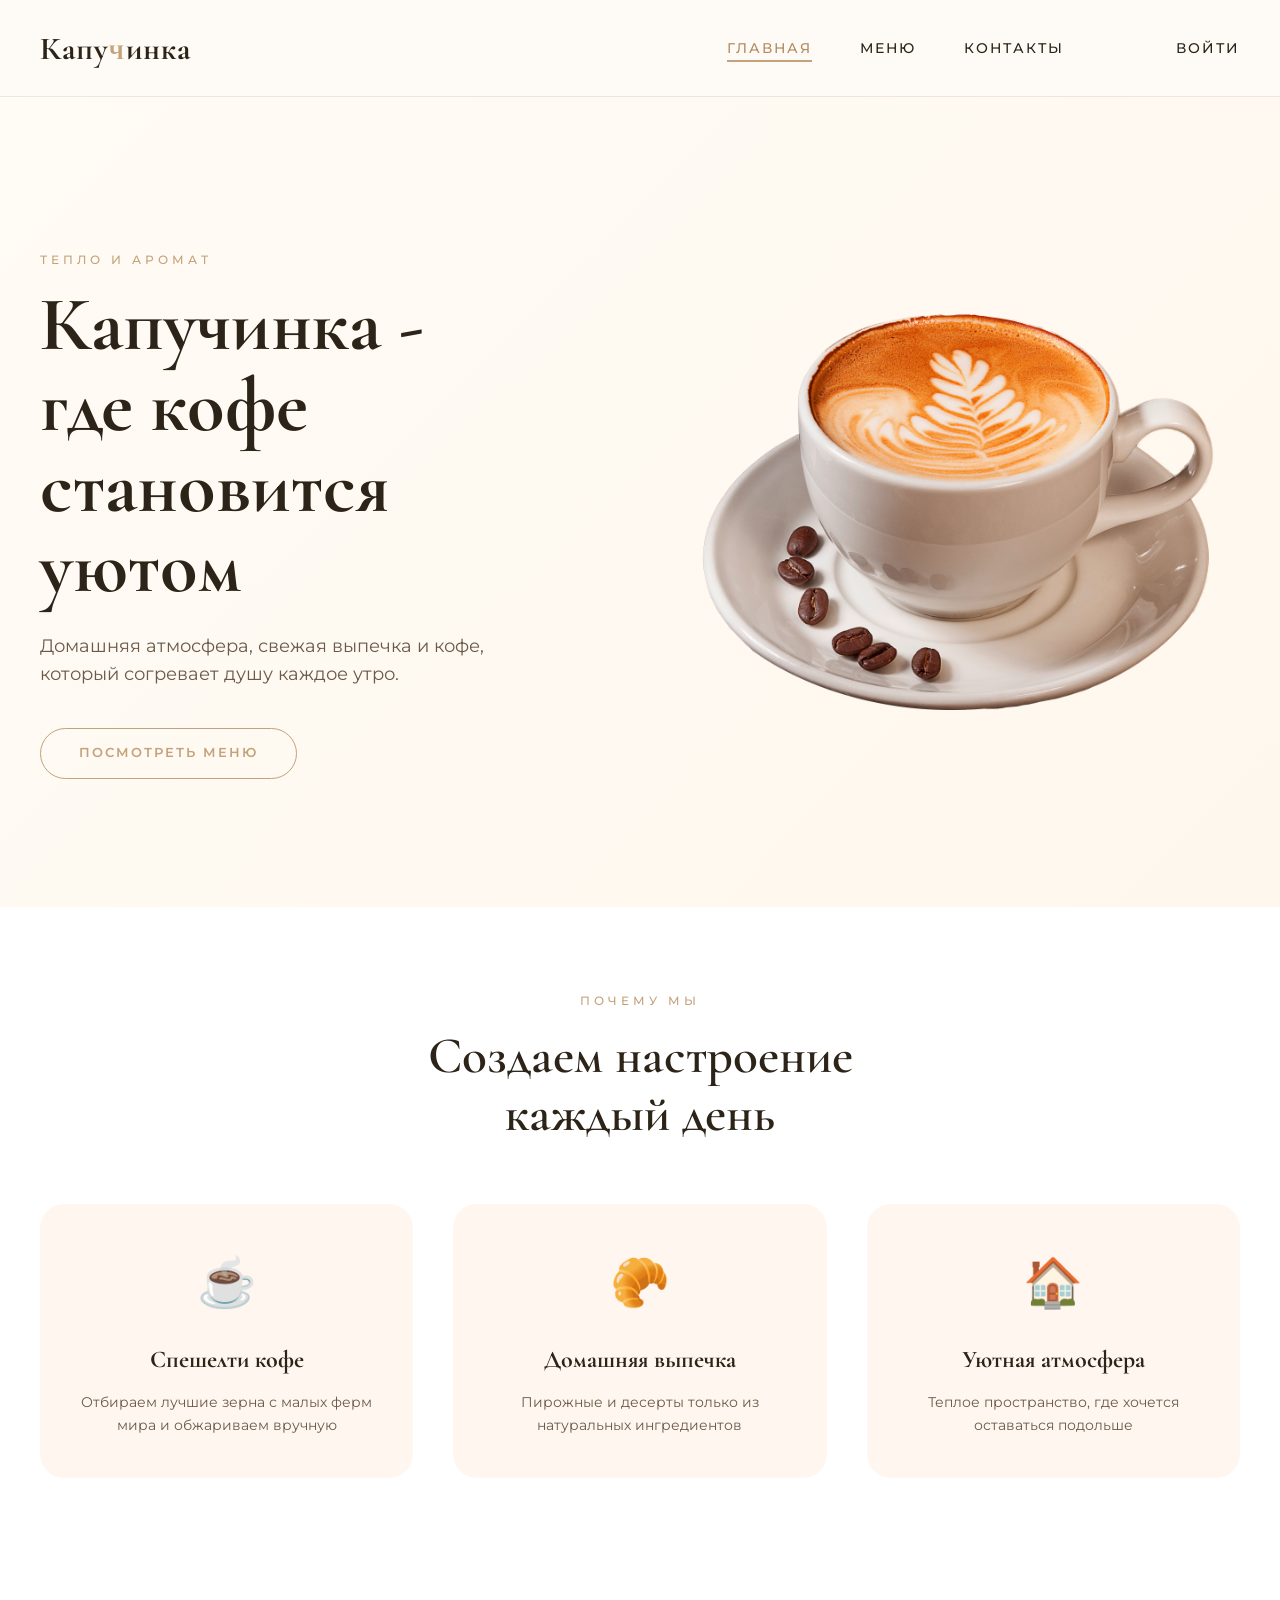
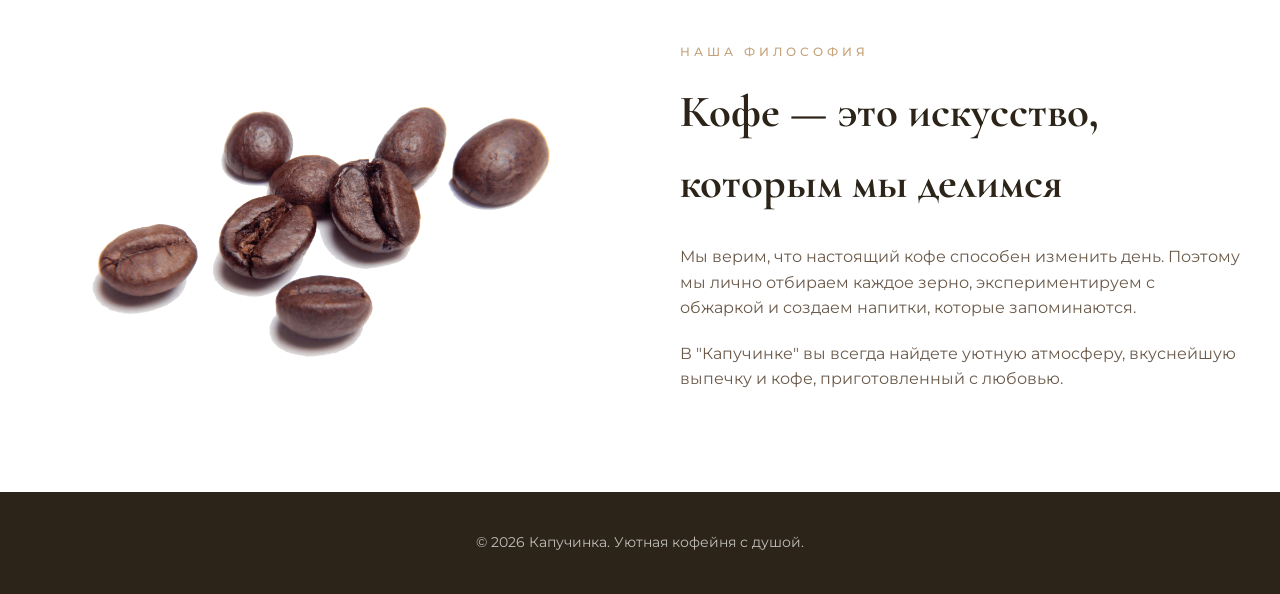
<file: prjct_cofe/public/index.html>
<!DOCTYPE html>
<html lang="ru">
<head>
    <meta charset="UTF-8">
    <meta name="viewport" content="width=device-width, initial-scale=1.0">
    <title>Капучинка | Уютная кофейня</title>
    <link rel="preconnect" href="https://fonts.googleapis.com">
    <link rel="preconnect" href="https://fonts.gstatic.com" crossorigin>
    <link href="https://fonts.googleapis.com/css2?family=Cormorant+Garamond:wght@600;700&family=Montserrat:wght@300;400;500;600&display=swap" rel="stylesheet">
    <link rel="stylesheet" href="css/cofe.css">
</head>
<body>
    <header>
        <nav class="container">
            <a href="#" class="logo">Капу<span>ч</span>инка</a>
            <ul class="nav-links">
                <li><a href="index.html" class="active">Главная</a></li>
                <li><a href="menu.html">Меню</a></li>
                <li><a href="contact.html">Контакты</a></li>
                <span id="userStatus" style="margin-left: 1rem; color: #8B4513; font-weight: 600;"></span>
                <li><a href="auth.html" id="authLink">Войти</a></li>
            </ul>
        </nav>
    </header>
    <main>
        <section class="hero">
            <div class="container hero-grid">
                <div class="hero-content">
                    <span class="subtitle">Тепло и аромат</span>
                    <h1>Капучинка - <br> где кофе<br> становится уютом</h1>
                    <p>Домашняя атмосфера, свежая выпечка и кофе, который согревает душу каждое утро.</p>
                    <a href="menu.html" class="btn-primary">Посмотреть меню</a>
                </div>
                <div class="hero-image">
                    <img src="img/kofe.png" alt="Ароматный кофе">
                </div>
            </div>
        </section>
        <section class="features">
            <div class="container">
                <div class="section-header">
                    <span class="subtitle">Почему мы</span>
                    <h2 class="section-title">Создаем настроение<br>каждый день</h2>
                </div>
                <div class="features-grid">
                    <div class="feature-card"><div class="feature-icon">☕</div><h3>Спешелти кофе</h3><p>Отбираем лучшие зерна с малых ферм мира и обжариваем вручную</p></div>
                    <div class="feature-card"><div class="feature-icon">🥐</div><h3>Домашняя выпечка</h3><p>Пирожные и десерты только из натуральных ингредиентов</p></div>
                    <div class="feature-card"><div class="feature-icon">🏠</div><h3>Уютная атмосфера</h3><p>Теплое пространство, где хочется оставаться подольше</p></div>
                </div>
            </div>
        </section>
        <section class="about">
            <div class="container about-grid">
                <div class="about-image"><img src="img/cofe_zerna.png" alt="Обжарка кофе"></div>
                <div class="about-content"><span class="subtitle">Наша философия</span><h2>Кофе — это искусство, которым мы делимся</h2><p>Мы верим, что настоящий кофе способен изменить день. Поэтому мы лично отбираем каждое зерно, экспериментируем с обжаркой и создаем напитки, которые запоминаются.</p><p>В "Капучинке" вы всегда найдете уютную атмосферу, вкуснейшую выпечку и кофе, приготовленный с любовью.</p></div>
            </div>
        </section>
    </main>
    <footer><div class="container"><p>© 2026 Капучинка. Уютная кофейня с душой.</p></div></footer>
    <script src="../cofe_backend/js/user-status.js"></script>
</body>
</html>
</file>
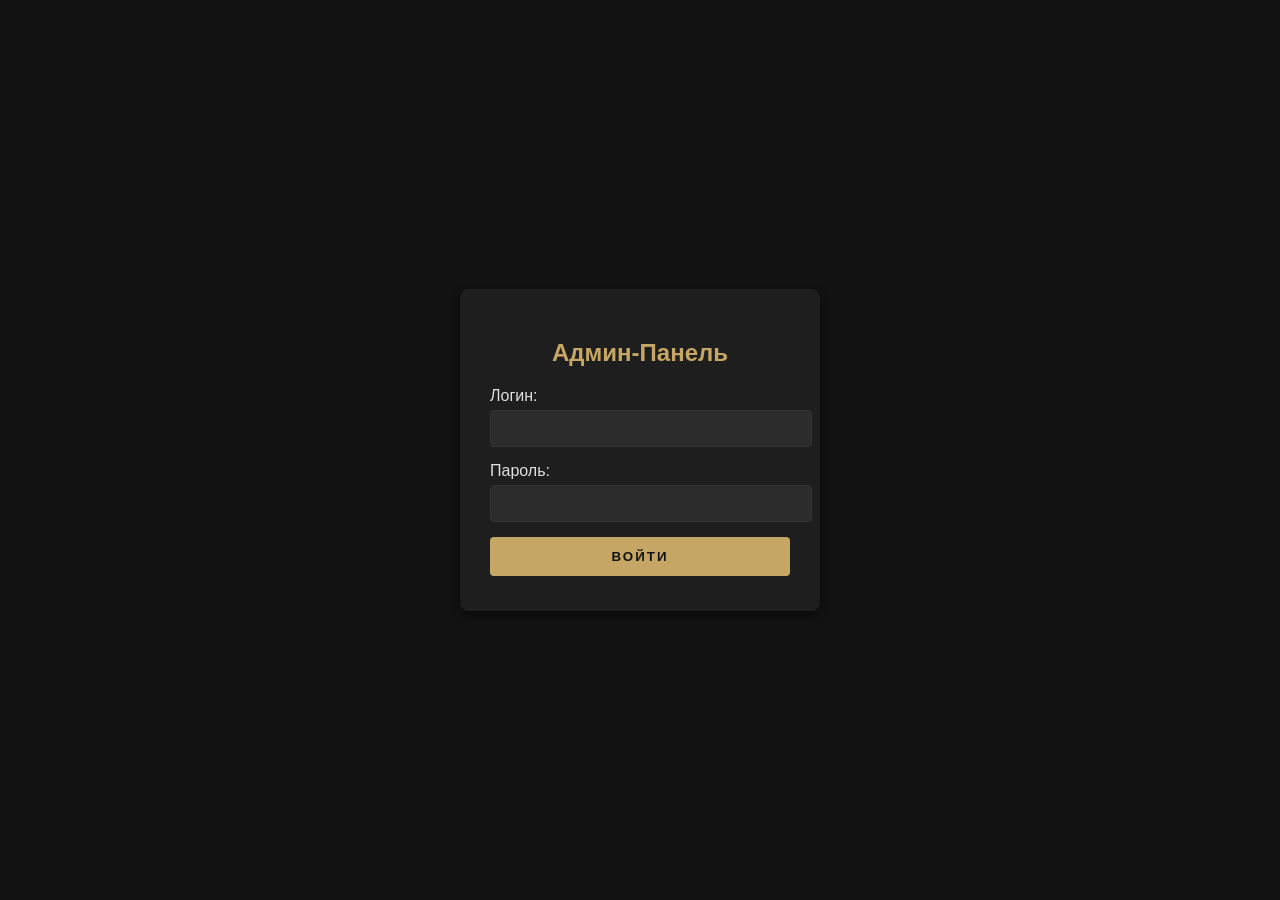
<file: prjct_cofe/public/admin-login.html>
<!DOCTYPE html>
<html lang="ru">
<head>
    <meta charset="UTF-8">
    <title>Вход в Админ-панель</title>
    <style>
         body {
            font-family: 'Montserrat', sans-serif;
            background-color: #121212;
            color: #e0e0e0;
            display: flex;
            justify-content: center;
            align-items: center;
            height: 100vh;
            margin: 0;
        }
        .login-container {
            background-color: #1e1e1e;
            padding: 30px;
            border-radius: 8px;
            width: 300px;
            box-shadow: 0 4px 8px rgba(0,0,0,0.5);
        }
        .login-container h2 {
            text-align: center;
            margin-bottom: 20px;
            color: #c6a664;
        }
        .form-group {
            margin-bottom: 15px;
        }
        .form-group label {
            display: block;
            margin-bottom: 5px;
        }
        .form-group input {
            width: 100%;
            padding: 10px;
            border: 1px solid #333;
            border-radius: 4px;
            background-color: #2c2c2c;
            color: #e0e0e0;
        }
        .btn-login {
            width: 100%;
            padding: 12px;
            background-color: #c6a664;
            color: #121212;
            border: none;
            border-radius: 4px;
            cursor: pointer;
            font-weight: bold;
            text-transform: uppercase;
            letter-spacing: 2px;
        }
        .btn-login:hover {
            background-color: #e0c990;
        }
        .error-message {
            color: #ff6b6b;
            font-size: 0.9em;
            margin-top: 5px;
            text-align: center;
        }
    </style>
</head>
<body>
    <div class="login-container">
        <h2>Админ-Панель</h2>
        <form id="loginForm">
            <div class="form-group">
                <label for="username">Логин:</label>
                <input type="text" id="username" name="username" required>
            </div>
            <div class="form-group">
                <label for="password">Пароль:</label>
                <input type="password" id="password" name="password" required>
            </div>
            <button type="submit" class="btn-login">Войти</button>
            <div id="login-error" class="error-message"></div>
        </form>
    </div>

    <script src="../cofe_backend/js/admin-login.js"></script>
</body>
</html>
</file>
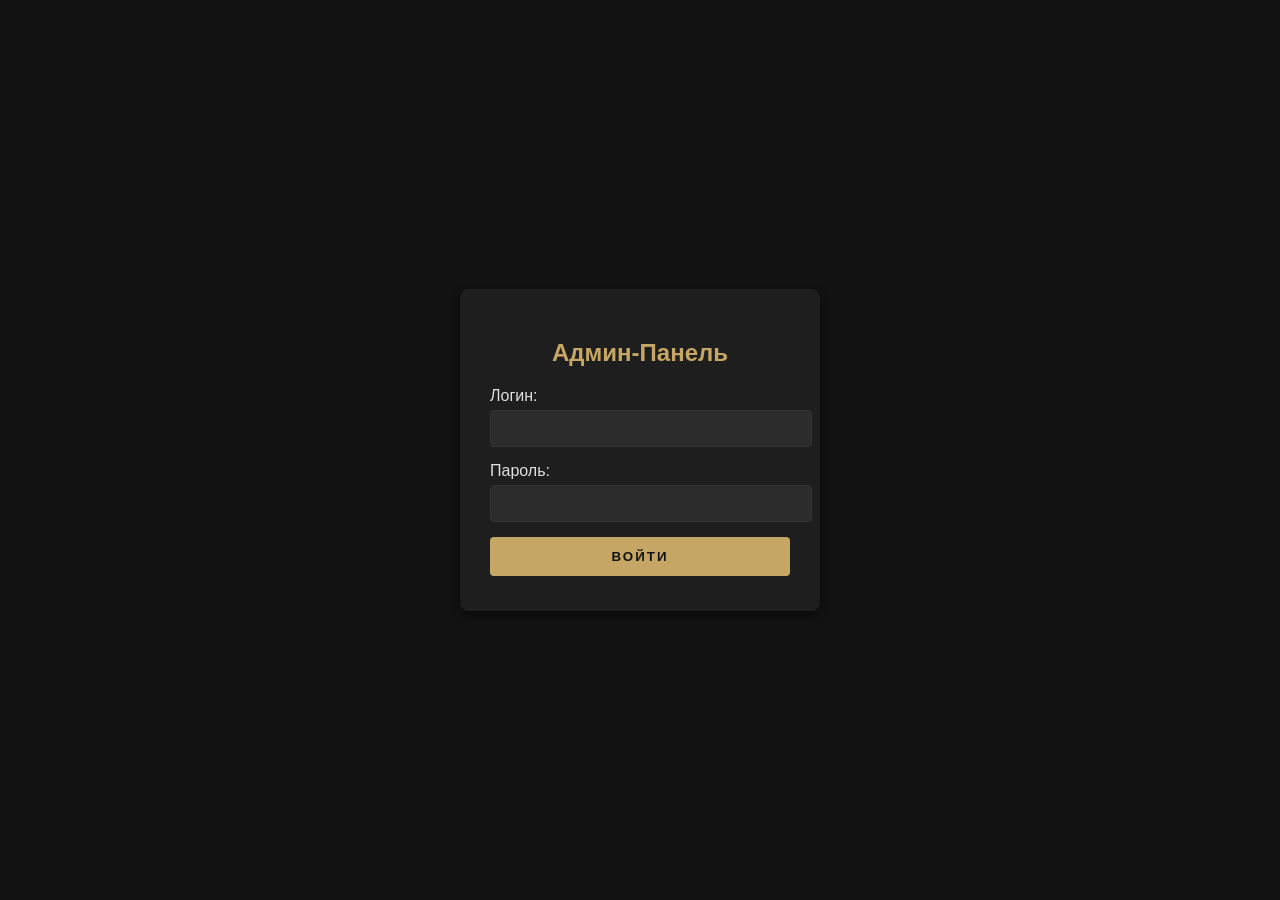
<file: prjct_cofe/public/admin-panel.html>
<!DOCTYPE html>
<html lang="ru">
<head>
    <meta charset="UTF-8">
    <title>Админ-Панель - Кофейня</title>
    <style>
        :root {
            --bg-dark: #121212;
            --bg-card: #1e1e1e;
            --text-main: #e0e0e0;
            --text-muted: #a0a0a0;
            --accent: #c6a664;
            --accent-hover: #e0c990;
            --border: #333333;
        }
        body {
            font-family: 'Montserrat', sans-serif;
            background-color: var(--bg-dark);
            color: var(--text-main);
            padding: 20px;
            margin: 0;
        }
        .container {
            max-width: 1200px;
            margin: 0 auto;
        }
        header {
            display: flex;
            justify-content: space-between;
            align-items: center;
            padding: 15px 0;
            border-bottom: 1px solid var(--border);
            margin-bottom: 30px;
        }
        .logo {
            font-family: 'Cormorant Garamond', serif;
            font-size: 1.8rem;
            font-weight: 700;
            color: var(--accent);
        }
        .logout-btn {
            padding: 8px 16px;
            background-color: #c6a664;
            color: #121212;
            border: none;
            border-radius: 4px;
            cursor: pointer;
            font-weight: bold;
        }
        .logout-btn:hover {
            background-color: var(--accent-hover);
        }
        .admin-content {
            display: grid;
            grid-template-columns: 1fr 2fr;
            gap: 30px;
        }
        .form-section, .menu-list-section {
            background-color: var(--bg-card);
            padding: 20px;
            border-radius: 8px;
            box-shadow: 0 4px 8px rgba(0,0,0,0.5);
        }
        h2 {
            color: var(--accent);
            margin-top: 0;
        }
        .form-group {
            margin-bottom: 15px;
        }
        .form-group label {
            display: block;
            margin-bottom: 5px;
        }
        .form-group input, .form-group textarea {
            width: 100%;
            padding: 10px;
            border: 1px solid var(--border);
            border-radius: 4px;
            background-color: #2c2c2c;
            color: var(--text-main);
        }
        .btn-submit {
            padding: 12px 20px;
            background-color: var(--accent);
            color: var(--bg-dark);
            border: none;
            border-radius: 4px;
            cursor: pointer;
            font-weight: bold;
        }
        .btn-submit:hover {
            background-color: var(--accent-hover);
        }
        .menu-item {
            padding: 15px;
            border: 1px solid var(--border);
            border-radius: 4px;
            margin-bottom: 10px;
        }
        .menu-item h4 {
            margin: 0 0 5px 0;
            color: var(--accent);
        }
        .menu-item .price {
            font-weight: bold;
            color: var(--accent);
        }
        .menu-actions {
            margin-top: 10px;
        }
        .btn-edit, .btn-delete {
            padding: 5px 10px;
            margin-right: 5px;
            border: none;
            border-radius: 4px;
            cursor: pointer;
            font-size: 0.9em;
        }
        .btn-edit {
            background-color: #4CAF50;
            color: white;
        }
        .btn-delete {
            background-color: #f44336;
            color: white;
        }
        .btn-edit:hover { background-color: #45a049; }
        .btn-delete:hover { background-color: #da190b; }
        .edit-form {
            margin-top: 15px;
            padding: 10px;
            background-color: #2c2c2c;
            border-radius: 4px;
        }
        .edit-form .form-group {
            margin-bottom: 10px;
        }
    </style>
</head>
<body>
    <div class="container">
        <header>
            <div class="logo">Admin Panel & Co.</div>
            <span>Привет, <span id="welcome-username"></span>!</span>
            <button class="logout-btn" onclick="logout()">Выйти</button>
        </header>

        <div class="admin-content">
            <section class="form-section">
                <h2>Добавить новую позицию</h2>
                <form id="addItemForm">
                    <div class="form-group">
                        <label for="itemName">Название:</label>
                        <input type="text" id="itemName" name="itemName" required>
                    </div>
                    <div class="form-group">
                        <label for="itemCategory">Категория *</label>
                        <select id="itemCategory" name="category" required>
                            <option value="Классика и Авторские напитки">Классика и Авторские напитки</option>
                            <option value="Десерты">Десерты</option>
                            <option value="Холодные напитки">Холодные напитки</option>
                            <option value="Чай и Альтернатива">Чай и Альтернатива</option>
                        </select>
                    </div>
                    <div class="form-group">
                        <label for="itemDescription">Описание:</label>
                        <textarea id="itemDescription" name="itemDescription" rows="3"></textarea>
                    </div>
                    <div class="form-group">
                        <label for="itemPrice">Цена:</label>
                        <input type="number" id="itemPrice" name="itemPrice" step="0.01" min="0" required>
                    </div>
                    <button type="submit" class="btn-submit">Добавить в Меню</button>
                </form>
            </section>

            <section class="menu-list-section">
                <h2>Текущее Меню</h2>
                <div id="menuList">
                </div>
            </section>
        </div>
    </div>

    <script src="../cofe_backend/js/admin-panel.js"></script>
</body>
</html>
</file>
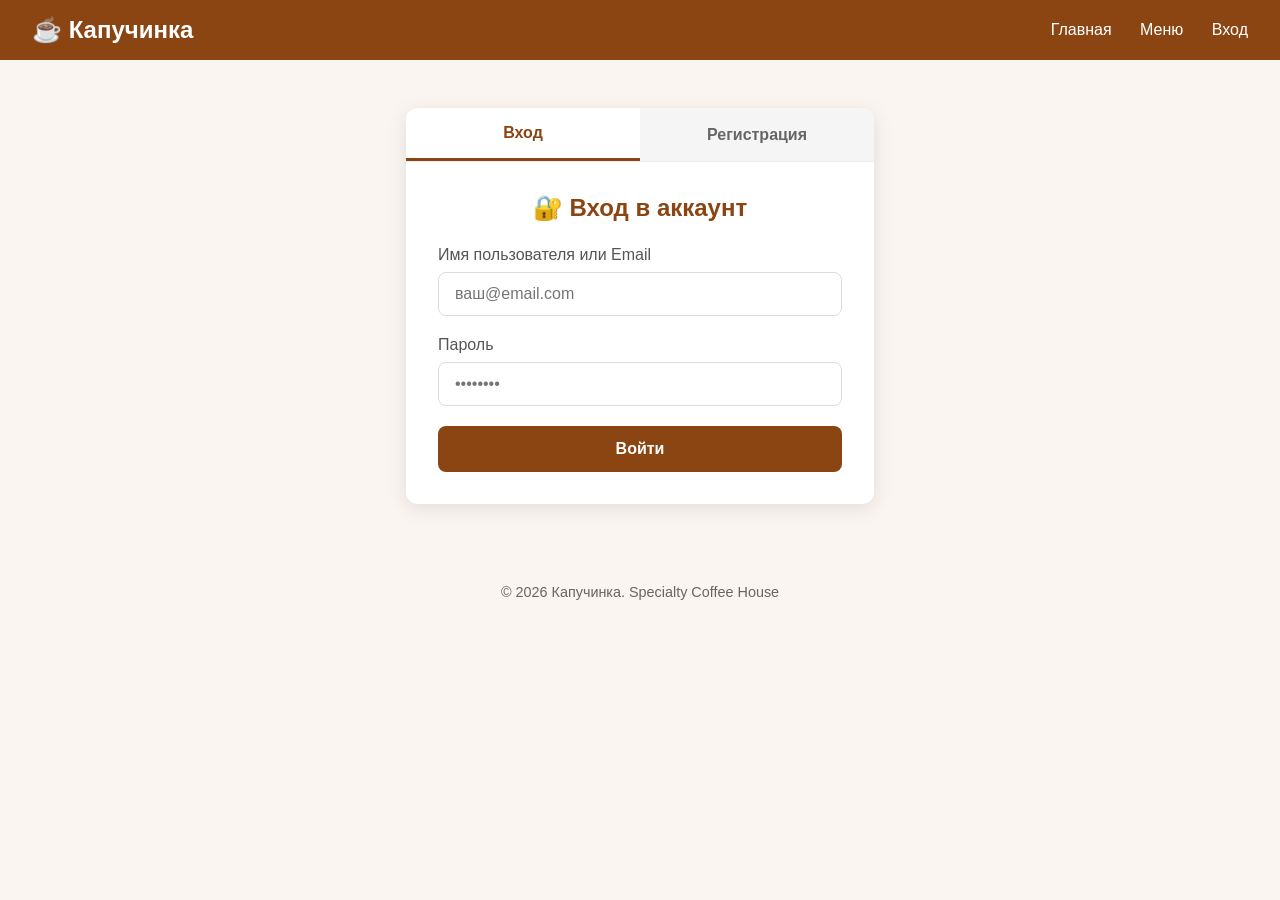
<file: prjct_cofe/public/auth.html>
<!DOCTYPE html>
<html lang="ru">
<head>
    <meta charset="UTF-8">
    <meta name="viewport" content="width=device-width, initial-scale=1.0">
    <title>Вход и Регистрация | Beans & Brew</title>
    <style>
        :root {
            --primary: #8B4513;
            --primary-dark: #6B3410;
            --bg: #FAF5F0;
            --card: #FFFFFF;
            --text: #333333;
            --error: #dc3545;
            --success: #28a745;
        }
        
        * {
            margin: 0;
            padding: 0;
            box-sizing: border-box;
        }
        
        body {
            font-family: 'Segoe UI', Tahoma, Geneva, Verdana, sans-serif;
            background: var(--bg);
            color: var(--text);
            min-height: 100vh;
        }
        
        /* Хедер */
        header {
            background: var(--primary);
            color: white;
            padding: 1rem 2rem;
            display: flex;
            justify-content: space-between;
            align-items: center;
        }
        
        .logo {
            font-size: 1.5rem;
            font-weight: bold;
        }
        
        .nav a {
            color: white;
            text-decoration: none;
            margin-left: 1.5rem;
            transition: opacity 0.3s;
        }
        
        .nav a:hover {
            opacity: 0.8;
        }
        
        /* Основной контейнер */
        main {
            max-width: 500px;
            margin: 3rem auto;
            padding: 0 1rem;
        }
        
        /* Карточка формы */
        .auth-container {
            background: var(--card);
            border-radius: 12px;
            box-shadow: 0 4px 20px rgba(0,0,0,0.1);
            overflow: hidden;
        }
        
        /* Переключатель вход/регистрация */
        .auth-tabs {
            display: flex;
            border-bottom: 1px solid #eee;
        }
        
        .auth-tab {
            flex: 1;
            padding: 1rem;
            text-align: center;
            cursor: pointer;
            background: #f5f5f5;
            border: none;
            font-size: 1rem;
            font-weight: 600;
            color: #666;
            transition: all 0.3s;
        }
        
        .auth-tab.active {
            background: var(--card);
            color: var(--primary);
            border-bottom: 3px solid var(--primary);
        }
        
        .auth-tab:hover {
            background: #eee;
        }
        
        /* Форма */
        .auth-form {
            padding: 2rem;
            display: none;
        }
        
        .auth-form.active {
            display: block;
        }
        
        .auth-form h2 {
            text-align: center;
            margin-bottom: 1.5rem;
            color: var(--primary);
        }
        
        .form-group {
            margin-bottom: 1.25rem;
        }
        
        .form-group label {
            display: block;
            margin-bottom: 0.5rem;
            font-weight: 500;
            color: #555;
        }
        
        .form-group input {
            width: 100%;
            padding: 0.75rem 1rem;
            border: 1px solid #ddd;
            border-radius: 8px;
            font-size: 1rem;
            transition: border-color 0.3s;
        }
        
        .form-group input:focus {
            outline: none;
            border-color: var(--primary);
            box-shadow: 0 0 0 3px rgba(139, 69, 19, 0.1);
        }
        
        .btn {
            width: 100%;
            padding: 0.875rem;
            background: var(--primary);
            color: white;
            border: none;
            border-radius: 8px;
            font-size: 1rem;
            font-weight: 600;
            cursor: pointer;
            transition: background 0.3s;
        }
        
        .btn:hover {
            background: var(--primary-dark);
        }
        
        .btn:disabled {
            background: #ccc;
            cursor: not-allowed;
        }
        
        /* Сообщения */
        .message {
            padding: 0.75rem;
            border-radius: 8px;
            margin-bottom: 1rem;
            text-align: center;
            display: none;
        }
        
        .message.error {
            background: #f8d7da;
            color: #721c24;
            display: block;
        }
        
        .message.success {
            background: #d4edda;
            color: #155724;
            display: block;
        }
        
        /* Информация о пользователе */
        .user-info {
            text-align: center;
            padding: 2rem;
        }
        
        .user-info h3 {
            color: var(--primary);
            margin-bottom: 0.5rem;
        }
        
        .user-info p {
            color: #666;
            margin-bottom: 1.5rem;
        }
        
        .user-actions {
            display: flex;
            gap: 1rem;
        }
        
        .user-actions .btn {
            flex: 1;
        }
        
        .btn-secondary {
            background: #6c757d;
        }
        
        .btn-secondary:hover {
            background: #5a6268;
        }
        
        /* Футер */
        footer {
            text-align: center;
            padding: 2rem;
            color: #666;
            font-size: 0.9rem;
        }
    </style>
</head>
<body>
    <header>
        <div class="logo">☕ Капучинка</div>
        <nav class="nav">
            <a href="index.html">Главная</a>
            <a href="menu.html">Меню</a>
            <a href="auth.html">Вход</a>
        </nav>
    </header>

    <main>
        <div class="auth-container">
            <!-- Переключатель -->
            <div class="auth-tabs" id="authTabs">
                <button class="auth-tab active" data-tab="login">Вход</button>
                <button class="auth-tab" data-tab="register">Регистрация</button>
            </div>

            <!-- Форма входа -->
            <form class="auth-form active" id="loginForm">
                <h2>🔐 Вход в аккаунт</h2>
                <div class="message" id="loginMessage"></div>
                
                <div class="form-group">
                    <label for="loginUsername">Имя пользователя или Email</label>
                    <input type="text" id="loginUsername" required placeholder="ваш@email.com">
                </div>
                
                <div class="form-group">
                    <label for="loginPassword">Пароль</label>
                    <input type="password" id="loginPassword" required placeholder="••••••••">
                </div>
                
                <button type="submit" class="btn" id="loginBtn">Войти</button>
            </form>

            <!-- Форма регистрации -->
            <form class="auth-form" id="registerForm">
                <h2>📝 Регистрация</h2>
                <div class="message" id="registerMessage"></div>
                
                <div class="form-group">
                    <label for="regUsername">Имя пользователя</label>
                    <input type="text" id="regUsername" required placeholder="От 3 до 50 символов">
                </div>
                
                <div class="form-group">
                    <label for="regEmail">Email</label>
                    <input type="email" id="regEmail" required placeholder="your@email.com">
                </div>
                
                <div class="form-group">
                    <label for="regPassword">Пароль</label>
                    <input type="password" id="regPassword" required placeholder="Минимум 6 символов">
                </div>
                
                <button type="submit" class="btn" id="registerBtn">Зарегистрироваться</button>
            </form>

            <!-- Информация о пользователе (после входа) -->
            <div class="auth-form" id="userInfo">
                <div class="user-info">
                    <h3 id="welcomeUser">Добро пожаловать!</h3>
                    <p id="userDetails"></p>
                    <div class="user-actions">
                        <button class="btn btn-secondary" onclick="goToMain()">Перейти на главную страницу</button>
                        <button class="btn" onclick="logout()">Выйти</button>
                    </div>
                </div>
            </div>
        </div>
    </main>

    <footer>
        <p>© 2026 Капучинка. Specialty Coffee House</p>
    </footer>

    <script src="../cofe_backend/js/authorization.js"></script>
</body>
</html>
</file>
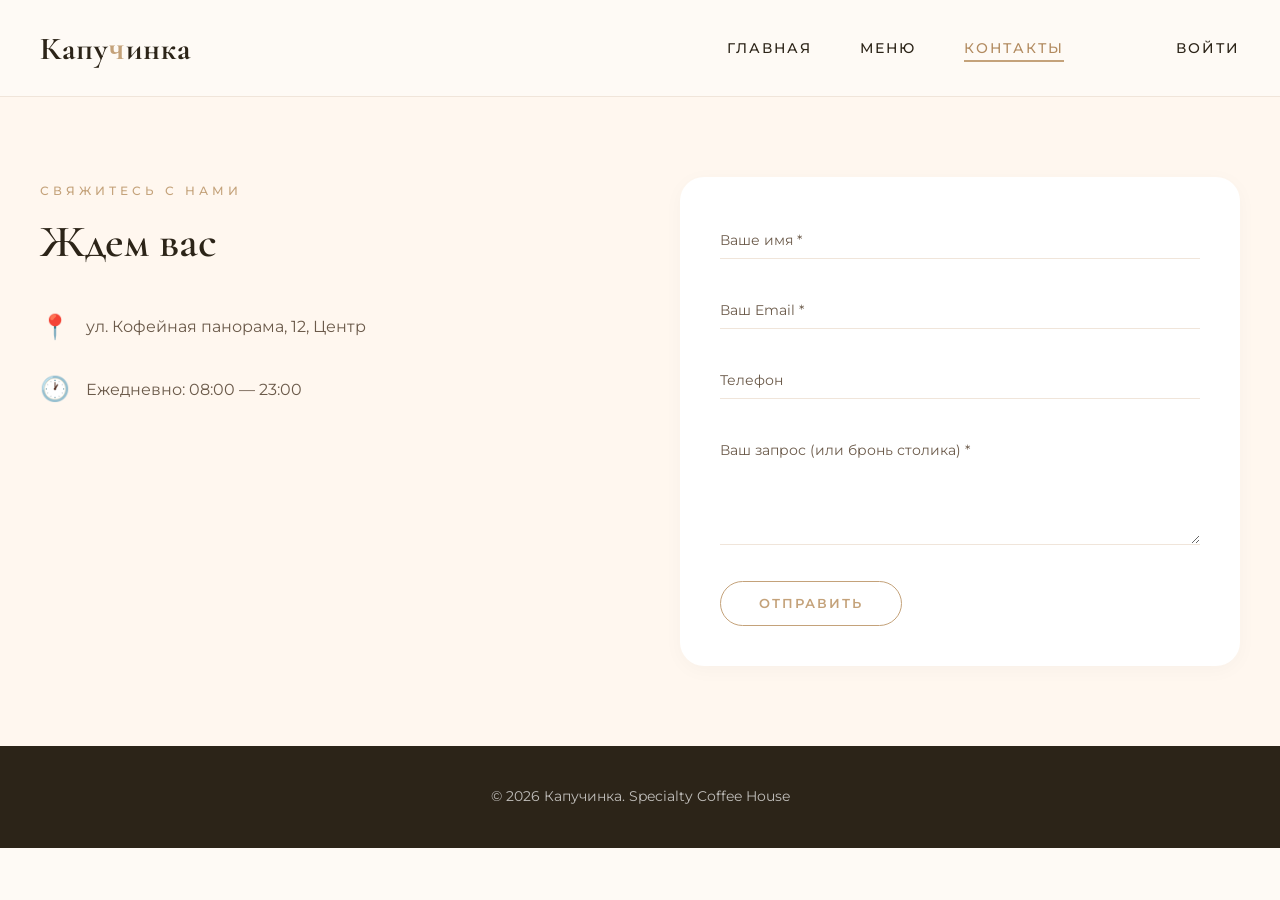
<file: prjct_cofe/public/contact.html>
<!DOCTYPE html>
<html lang="ru">
<head>
    <meta charset="UTF-8">
    <meta name="viewport" content="width=device-width, initial-scale=1.0">
    <title>Контакты | Капучинка</title>
    <link rel="stylesheet" href="css/cofe.css">
    <link href="https://fonts.googleapis.com/css2?family=Cormorant+Garamond:wght@400;600;700&family=Montserrat:wght@300;400;500;600&display=swap" rel="stylesheet">
</head>
<body>
    <header>
        <div class="container">
            <nav>
                <a href="index.html" class="logo">Капу<span>ч</span>инка</a>
                <ul class="nav-links">
                    <li><a href="index.html">Главная</a></li>
                    <li><a href="menu.html">Меню</a></li>
                    <li><a href="contact.html" class="active">Контакты</a></li>
                    <span id="userStatus" style="margin-left: 1rem; color: #8B4513; font-weight: 600;"></span>
                    <li><a href="auth.html" id="authLink">Войти</a></li>
                </ul>
            </nav>
        </div>
    </header>

    <section class="contact">
        <div class="container">
            <div class="contact-grid">
                <div class="contact-info">
                    <span class="subtitle">Свяжитесь с нами</span>
                    <h2 class="section-title">Ждем вас</h2>
                    
                    <div class="contact-details">
                        <div class="contact-item">
                            <span class="contact-icon">📍</span>
                            <p>ул. Кофейная панорама, 12, Центр</p>
                        </div>
                        <div class="contact-item">
                            <span class="contact-icon">🕐</span>
                            <p>Ежедневно: 08:00 — 23:00</p>
                        </div>
                    </div>
                </div>

                <div class="contact-form">
                    <form id="contactForm">
                        <div class="form-group">
                            <input type="text" id="contactName" name="name" placeholder=" " required>
                            <label for="contactName">Ваше имя *</label>
                        </div>
                        
                        <div class="form-group">
                            <input type="email" id="contactEmail" name="email" placeholder=" " required>
                            <label for="contactEmail">Ваш Email *</label>
                        </div>
                        
                        <div class="form-group">
                            <input type="tel" id="contactPhone" name="phone" placeholder=" ">
                            <label for="contactPhone">Телефон</label>
                        </div>
                        
                        <div class="form-group">
                            <textarea id="contactMessage" name="message" placeholder=" " rows="5" required></textarea>
                            <label for="contactMessage">Ваш запрос (или бронь столика) *</label>
                        </div>
                        
                        <button type="submit" class="btn-primary" id="submitBtn">Отправить</button>
                    </form>
                    
                    <div id="formMessage" style="margin-top: 20px; padding: 15px; border-radius: 50px; display: none; text-align: center;"></div>
                </div>
            </div>
        </div>
    </section>

    <footer>
        <div class="container">
            <p>© 2026 Капучинка. Specialty Coffee House</p>
        </div>
    </footer>

    <script src="../cofe_backend/js/contact-form.js"></script>
        
</body>
</html>
</file>
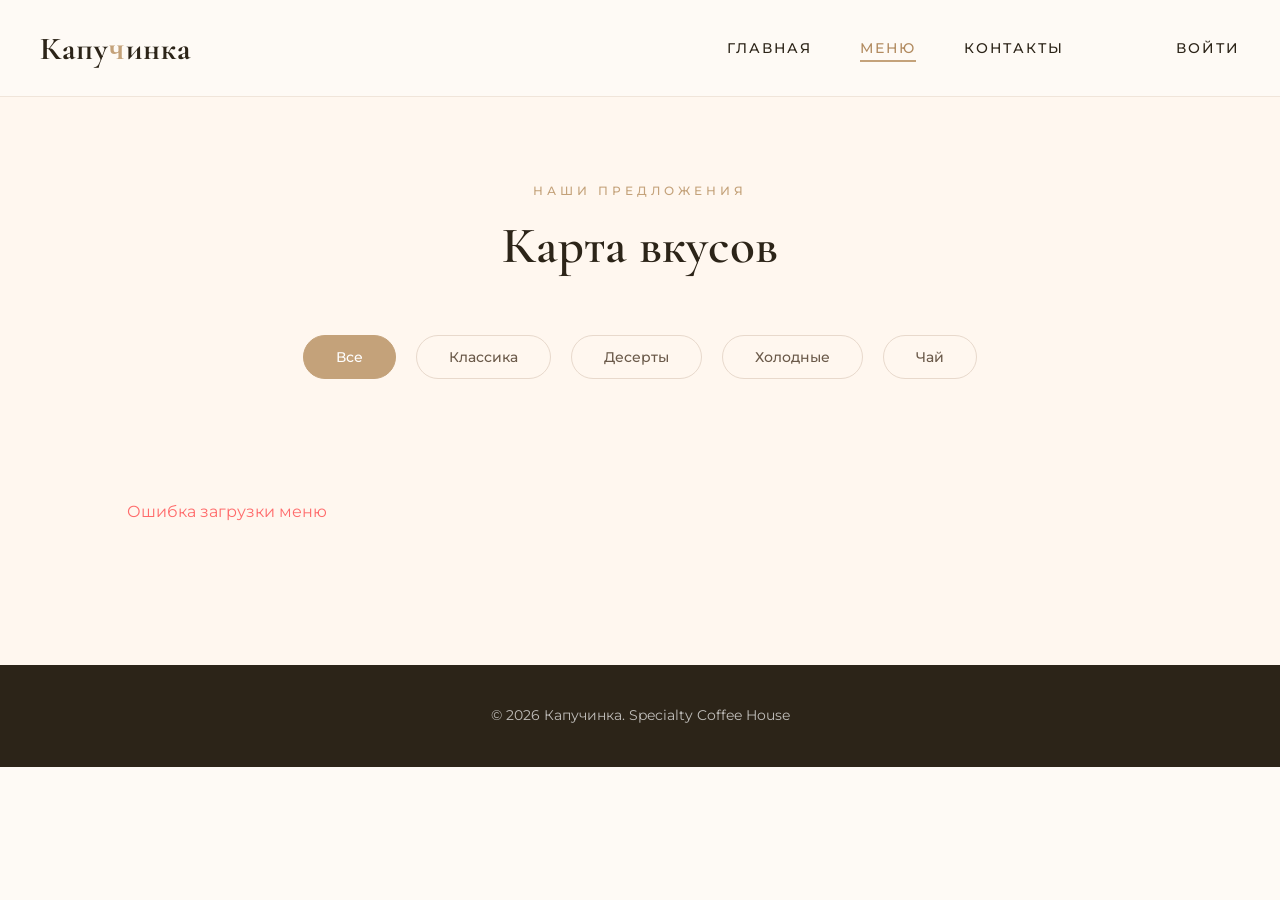
<file: prjct_cofe/public/menu.html>
<!DOCTYPE html>
<html lang="ru">
<head>
    <meta charset="UTF-8">
    <meta name="viewport" content="width=device-width, initial-scale=1.0">
    <title>Меню | Капучинка</title>
    <link rel="stylesheet" href="css/cofe.css">
    <link href="https://fonts.googleapis.com/css2?family=Cormorant+Garamond:wght@400;600;700&family=Montserrat:wght@300;400;500;600&display=swap" rel="stylesheet">
</head>
<body>
    <header>
        <div class="container">
            <nav>
                <a href="index.html" class="logo">Капу<span>ч</span>инка</a>
                <ul class="nav-links">
                    <li><a href="index.html">Главная</a></li>
                    <li><a href="menu.html" class="active">Меню</a></li>
                    <li><a href="contact.html">Контакты</a></li>
                    <span id="userStatus" style="margin-left: 1rem; color: #8B4513; font-weight: 600;"></span>
                    <li><a href="auth.html" id="authLink">Войти</a></li>
                </ul>
            </nav>
        </div>
    </header>

    <section class="menu-section">
        <div class="container">
            <div class="section-header">
                <span class="subtitle">Наши предложения</span>
                <h2 class="section-title">Карта вкусов</h2>
            </div>

            <div class="menu-tabs">
                <button class="tab-btn active" data-category="all">Все</button>
                <button class="tab-btn" data-category="Классика и Авторские напитки">Классика</button>
                <button class="tab-btn" data-category="Десерты">Десерты</button>
                <button class="tab-btn" data-category="Холодные напитки">Холодные</button>
                <button class="tab-btn" data-category="Чай и Альтернатива">Чай</button>
            </div>

            <div id="menuContainer" class="menu-grid">
                <p style="text-align: center; color: var(--text-soft); padding: 60px 0;">Загрузка меню...</p>
            </div>
        </div>
    </section>

    <footer>
        <div class="container">
            <p>© 2026 Капучинка. Specialty Coffee House</p>
        </div>
    </footer>
    <script src="../cofe_backend/js/filter.js"></script>

</body>
</html>
</file>
<file: prjct_cofe/public/css/cofe.css>
/*! Исправленная версия с учётом браузерной совместимости */
* {
    margin: 0;
    padding: 0;
    box-sizing: border-box;
}

html {
    scroll-padding-top: 100px; /* для якорных ссылок */
    scroll-behavior: smooth;
}

body {
    font-family: 'Montserrat', sans-serif;
    background: #fefaf5;
    color: #2c2418;
    line-height: 1.6;
    -webkit-text-size-adjust: 100%; /* запрет масштабирования шрифта на мобильных */
}

:root {
    --bg-light: #fefaf5;
    --bg-card: #ffffff;
    --bg-warm: #fff7ef;
    --text-dark: #2c2418;
    --text-soft: #6b5a4a;
    --accent: #c4a27a;
    --accent-dark: #b28b60;
    --accent-light: #e8d9cc;
    --border-light: #f0e5da;
    --shadow-sm: 0 4px 20px rgba(0, 0, 0, 0.03);
    --shadow-md: 0 8px 30px rgba(0, 0, 0, 0.08);
    --transition: all 0.4s cubic-bezier(0.2, 0.9, 0.4, 1.1);
    --font-heading: 'Cormorant Garamond', serif;
    --font-body: 'Montserrat', sans-serif;
}

.container {
    max-width: 1280px;
    margin: 0 auto;
    padding: 0 40px;
}

.subtitle {
    font-size: 0.75rem;
    text-transform: uppercase;
    letter-spacing: 4px;
    color: var(--accent);
    font-weight: 500;
    margin-bottom: 16px;
    display: inline-block;
}

.section-title {
    font-family: var(--font-heading);
    font-size: 3.2rem;
    font-weight: 600;
    line-height: 1.15;
    color: var(--text-dark);
    margin-bottom: 20px;
}

/* header */
header {
    position: sticky;
    top: 0;
    background: rgba(254, 250, 245, 0.96);
    backdrop-filter: blur(12px);
    -webkit-backdrop-filter: blur(12px); /* для Firefox */
    padding: 20px 0;
    z-index: 1000;
    border-bottom: 1px solid var(--border-light);
}

nav {
    display: flex;
    justify-content: space-between;
    align-items: center;
    flex-wrap: wrap;
    gap: 20px;
}

.logo {
    font-family: var(--font-heading);
    font-size: 2rem;
    font-weight: 700;
    color: var(--text-dark);
    text-decoration: none;
    letter-spacing: 1px;
}

.logo span {
    color: var(--accent);
    font-size: 2.2rem;
}

.nav-links {
    display: flex;
    gap: 48px;
    list-style: none;
}

.nav-links a {
    text-decoration: none;
    color: var(--text-dark);
    font-size: 0.85rem;
    font-weight: 500;
    text-transform: uppercase;
    letter-spacing: 2px;
    transition: var(--transition);
    position: relative;
    padding-bottom: 6px;
}

.nav-links a::after {
    content: '';
    position: absolute;
    bottom: 0;
    left: 0;
    width: 0;
    height: 2px;
    background: var(--accent);
    transition: width 0.3s ease;
}

.nav-links a:hover::after,
.nav-links a.active::after {
    width: 100%;
}

.nav-links a:hover,
.nav-links a.active {
    color: var(--accent-dark);
}

/* buttons */
.btn-primary {
    display: inline-block;
    padding: 14px 38px;
    border: 1.5px solid var(--accent);
    background: transparent;
    color: var(--accent);
    font-family: var(--font-body);
    font-size: 0.8rem;
    font-weight: 600;
    text-transform: uppercase;
    letter-spacing: 2px;
    text-decoration: none;
    cursor: pointer;
    transition: var(--transition);
    border-radius: 50px;
}

.btn-primary:hover {
    background: var(--accent);
    color: #fff;
    transform: translateY(-2px);
    box-shadow: 0 8px 20px rgba(196, 162, 122, 0.25);
}

/* hero */
.hero {
    padding: 80px 0 60px;
    min-height: 90vh;
    display: flex;
    align-items: center;
    background: linear-gradient(135deg, #fffbf5, #fef7ed);
}

.hero-grid {
    display: grid;
    grid-template-columns: 1fr 1fr;
    gap: 80px;
    align-items: center;
}

.hero-content h1 {
    font-family: var(--font-heading);
    font-size: 4.8rem;
    font-weight: 700;
    line-height: 1.05;
    color: var(--text-dark);
    margin-bottom: 24px;
}

.hero-content p {
    color: var(--text-soft);
    font-size: 1.1rem;
    margin-bottom: 40px;
    max-width: 480px;
}

.hero-image {
    border-radius: 5px;
    overflow: hidden;
    box-shadow:#e8d9cc;
}

.hero-image img {
    width: 100%;
    height: auto;
    display: block;
    transition: transform 0.5s ease;
}


/* features */
.features {
    padding: 80px 0;
    background: #fff;
}

.features-grid {
    display: grid;
    grid-template-columns: repeat(3, 1fr);
    gap: 40px;
    margin-top: 60px;
}

.feature-card {
    text-align: center;
    padding: 40px 24px;
    background: var(--bg-warm);
    border-radius: 24px;
    transition: var(--transition);
}

.feature-card:hover {
    transform: translateY(-8px);
    box-shadow: var(--shadow-md);
}

.feature-icon {
    font-size: 3rem;
    margin-bottom: 20px;
}

.feature-card h3 {
    font-family: var(--font-heading);
    font-size: 1.5rem;
    margin-bottom: 12px;
}

.feature-card p {
    color: var(--text-soft);
    font-size: 0.9rem;
}

/* menu */
.menu-section {
    padding: 80px 0;
    background: var(--bg-warm);
}

.section-header {
    text-align: center;
    margin-bottom: 60px;
}

.menu-tabs {
    display: flex;
    justify-content: center;
    gap: 20px;
    margin-bottom: 60px;
    flex-wrap: wrap;
}

.tab-btn {
    padding: 12px 32px;
    background: transparent;
    border: 1px solid var(--accent-light);
    color: var(--text-soft);
    font-family: var(--font-body);
    font-size: 0.9rem;
    font-weight: 500;
    cursor: pointer;
    transition: var(--transition);
    border-radius: 50px;
}

.tab-input {
    display: none;
}

/* CSS-only tabs */
#tab-all:checked ~ .menu-tabs label[for="tab-all"],
#tab-coffee:checked ~ .menu-tabs label[for="tab-coffee"],
#tab-pastry:checked ~ .menu-tabs label[for="tab-pastry"] {
    background: var(--accent);
    border-color: var(--accent);
    color: #fff;
}

#tab-all:checked ~ .menu-grid .menu-item {
    display: block;
}

#tab-coffee:checked ~ .menu-grid .menu-item.coffee {
    display: block;
}

#tab-coffee:checked ~ .menu-grid .menu-item.pastry {
    display: none;
}

#tab-pastry:checked ~ .menu-grid .menu-item.coffee {
    display: none;
}

#tab-pastry:checked ~ .menu-grid .menu-item.pastry {
    display: block;
}

.menu-grid {
    display: grid;
    grid-template-columns: repeat(auto-fill, minmax(320px, 1fr));
    gap: 40px;
}

.menu-item {
    background: var(--bg-card);
    border-radius: 24px;
    overflow: hidden;
    transition: var(--transition);
    box-shadow: var(--shadow-sm);
    cursor: pointer;
    position: relative;
}

.menu-item:hover {
    transform: translateY(-6px);
    box-shadow: var(--shadow-md);
}

.menu-item-img {
    width: 100%;
    height: 220px;
    object-fit: cover;
}

.menu-item-info {
    padding: 24px;
}

.menu-item-header {
    display: flex;
    justify-content: space-between;
    align-items: baseline;
    margin-bottom: 12px;
}

.menu-item-header h3 {
    font-family: var(--font-heading);
    font-size: 1.3rem;
    font-weight: 600;
}

.price {
    font-family: var(--font-heading);
    font-size: 1.3rem;
    font-weight: 700;
    color: var(--accent);
}

.menu-item-desc {
    color: var(--text-soft);
    font-size: 0.85rem;
    line-height: 1.5;
}

.menu-item-hover {
    position: absolute;
    top: 0;
    left: 0;
    right: 0;
    bottom: 0;
    background: rgba(196, 162, 122, 0.95);
    backdrop-filter: blur(4px);
    -webkit-backdrop-filter: blur(4px); /* Firefox */
    display: flex;
    flex-direction: column;
    justify-content: center;
    align-items: center;
    padding: 24px;
    opacity: 0;
    transition: opacity 0.3s ease;
    border-radius: 24px;
    text-align: center;
    pointer-events: none;
}

.menu-item:hover .menu-item-hover {
    opacity: 1;
}

.menu-item-hover h4 {
    color: #fff;
    font-family: var(--font-heading);
    font-size: 1.4rem;
    margin-bottom: 12px;
}

.menu-item-hover .hover-price {
    color: #fff;
    font-size: 1.8rem;
    font-weight: 700;
    margin-bottom: 16px;
}

.menu-item-hover .hover-desc {
    color: rgba(255, 255, 255, 0.9);
    font-size: 0.9rem;
    margin-bottom: 20px;
}

.hover-order {
    background: #fff;
    color: var(--accent);
    padding: 10px 28px;
    border-radius: 50px;
    font-weight: 600;
    font-size: 0.8rem;
    text-transform: uppercase;
    letter-spacing: 1px;
    transition: var(--transition);
}

.menu-item:hover .hover-order {
    background: var(--text-dark);
    color: #fff;
}

/* about */
.about {
    padding: 80px 0;
    background: #fff;
}

.about-grid {
    display: grid;
    grid-template-columns: 1fr 1fr;
    gap: 80px;
    align-items: center;
}

.about-image {
    border-radius: 24px;
    overflow: hidden;
    box-shadow:#fef7ed;
}

.about-image img {
    width: 100%;
    height: auto;
    display: block;
}

.about-content h2 {
    font-family: var(--font-heading);
    font-size: 2.8rem;
    margin-bottom: 24px;
}

.about-content p {
    color: var(--text-soft);
    margin-bottom: 20px;
}

/* contact */
.contact {
    padding: 80px 0;
    background: var(--bg-warm);
}

.contact-grid {
    display: grid;
    grid-template-columns: 1fr 1fr;
    gap: 80px;
}

.contact-info h2 {
    font-family: var(--font-heading);
    font-size: 2.8rem;
    margin-bottom: 32px;
}

.contact-details {
    margin-top: 40px;
}

.contact-item {
    display: flex;
    align-items: center;
    gap: 16px;
    margin-bottom: 24px;
}

.contact-icon {
    font-size: 1.5rem;
}

.contact-item p {
    color: var(--text-soft);
}

.contact-item .phone {
    font-size: 1.3rem;
    color: var(--accent);
    font-weight: 600;
    font-family: var(--font-heading);
}

.contact-form {
    background: var(--bg-card);
    padding: 40px;
    border-radius: 24px;
    box-shadow: var(--shadow-sm);
}

.form-group {
    margin-bottom: 28px;
    position: relative;
}

.form-group input,
.form-group textarea {
    width: 100%;
    padding: 14px 0 8px;
    border: none;
    border-bottom: 1.5px solid var(--border-light);
    background: transparent;
    font-family: var(--font-body);
    font-size: 1rem;
    color: var(--text-dark);
    transition: border-color 0.3s;
}

.form-group input:focus,
.form-group textarea:focus {
    outline: none;
    border-bottom-color: var(--accent);
}

.form-group label {
    position: absolute;
    left: 0;
    top: 12px;
    color: var(--text-soft);
    font-size: 0.9rem;
    transition: all 0.3s;
    pointer-events: none;
}

.form-group input:focus ~ label,
.form-group input:not(:placeholder-shown) ~ label,
.form-group textarea:focus ~ label,
.form-group textarea:not(:placeholder-shown) ~ label {
    top: -12px;
    font-size: 0.7rem;
    color: var(--accent);
    text-transform: uppercase;
    letter-spacing: 1px;
}

/* footer */
footer {
    background: var(--text-dark);
    color: rgba(255, 255, 255, 0.7);
    padding: 40px 0;
    text-align: center;
}

footer p {
    font-size: 0.85rem;
}

/* responsive */
@media (max-width: 1024px) {
    .container {
        padding: 0 30px;
    }
    .hero-content h1 {
        font-size: 3.8rem;
    }
    .section-title {
        font-size: 2.8rem;
    }
}

@media (max-width: 768px) {
    .container {
        padding: 0 24px;
    }
    .hero-grid,
    .features-grid,
    .about-grid,
    .contact-grid {
        grid-template-columns: 1fr;
        gap: 48px;
    }
    .hero {
        padding: 60px 0 40px;
    }
    .hero-content h1 {
        font-size: 3rem;
    }
    .section-title {
        font-size: 2.2rem;
    }
    .nav-links {
        gap: 28px;
    }
    .logo {
        font-size: 1.6rem;
    }
    .features-grid {
        grid-template-columns: 1fr;
    }
    .menu-grid {
        grid-template-columns: 1fr;
    }
    .btn-primary {
        width: 100%;
        text-align: center;
    }
}

@media (max-width: 480px) {
    nav {
        flex-direction: column;
        text-align: center;
    }
    .nav-links {
        gap: 24px;
        flex-wrap: wrap;
        justify-content: center;
    }
    .hero-content h1 {
        font-size: 2.5rem;
    }
    .btn-primary {
        padding: 12px 28px;
    }
    .contact-form {
        padding: 28px;
    }
}

/* улучшение доступности */
.btn-primary:focus-visible,
.tab-btn:focus-visible,
.hover-order:focus-visible {
    outline: 2px solid var(--accent);
    outline-offset: 2px;
}

@keyframes fadeIn {
            from {
                opacity: 0;
                transform: translateY(10px);
            }
            to {
                opacity: 1;
                transform: translateY(0);
            }
        }

        .tab-btn.active {
            background: var(--accent);
            border-color: var(--accent);
            color: #fff;
        }

        .tab-btn {
            transition: all 0.3s ease;
        }

        .menu-item {
            transition: opacity 0.3s ease, transform 0.3s ease;
        }
</file>
